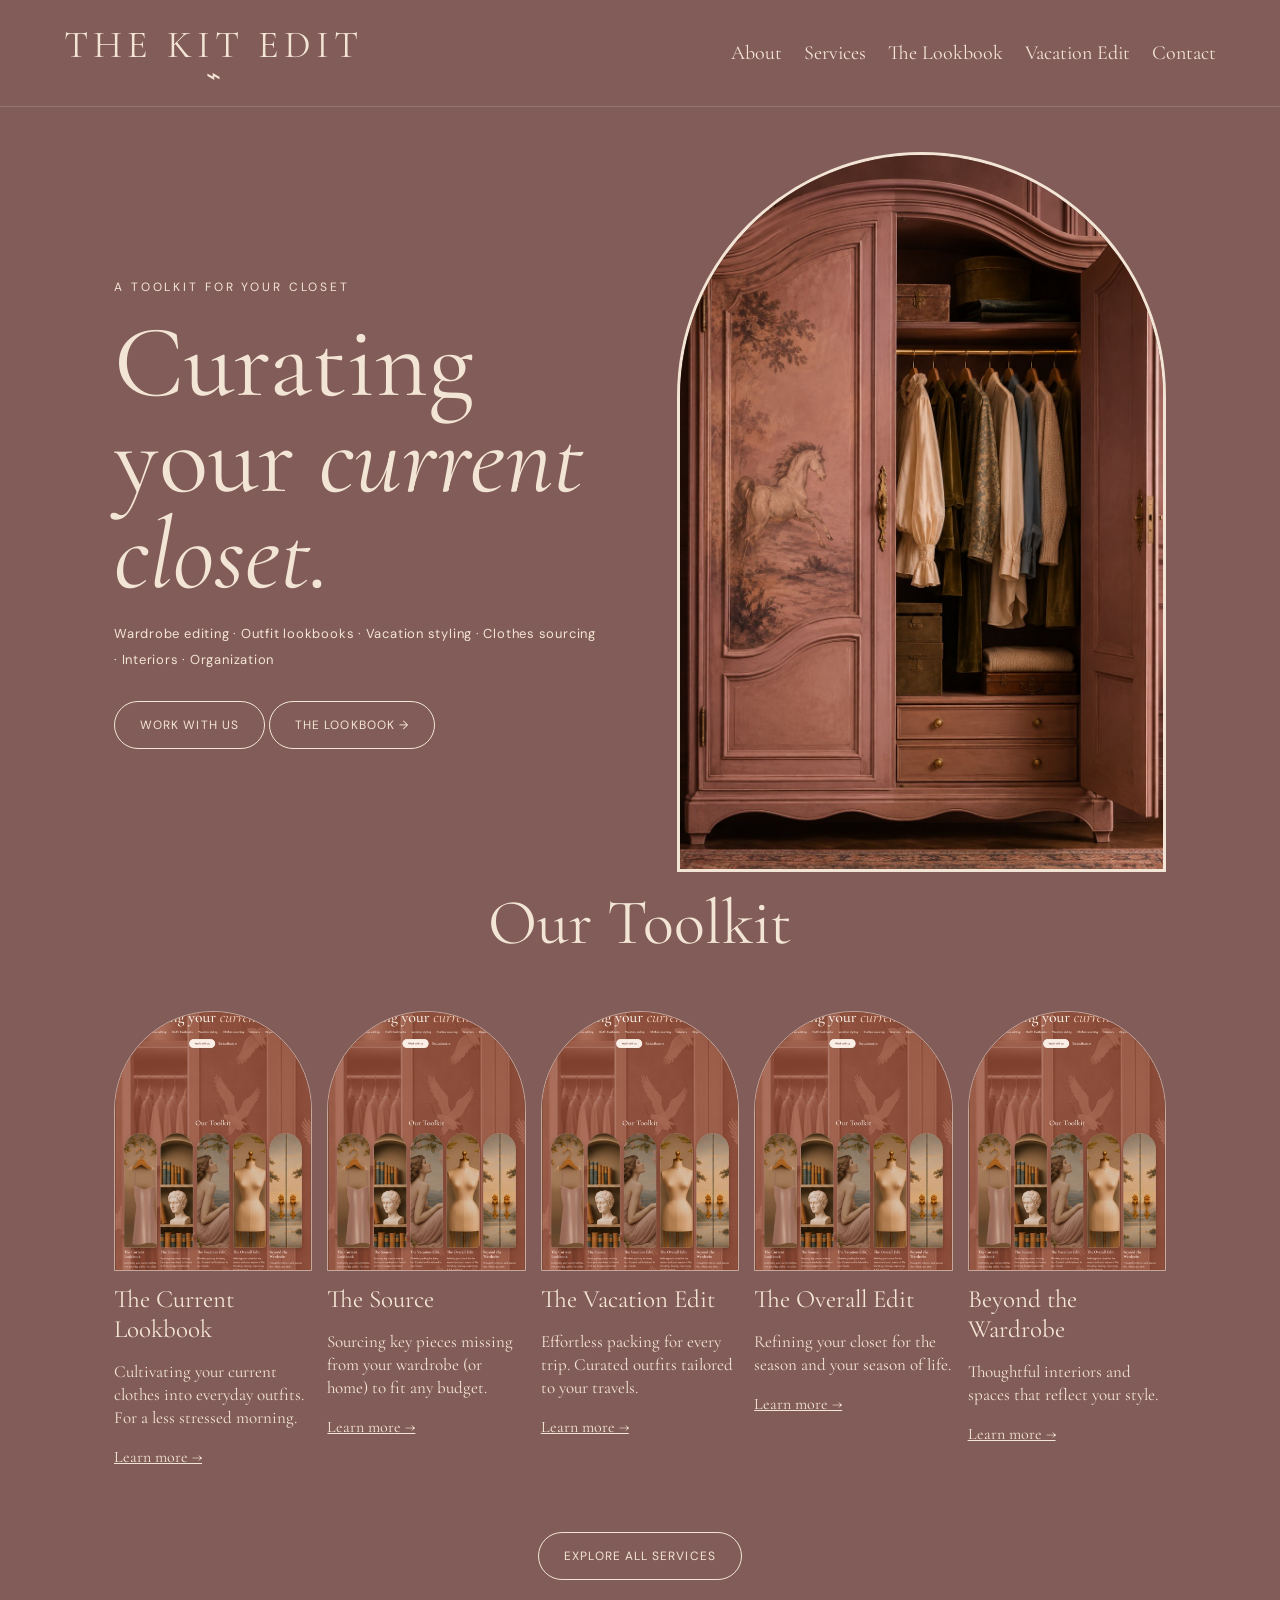
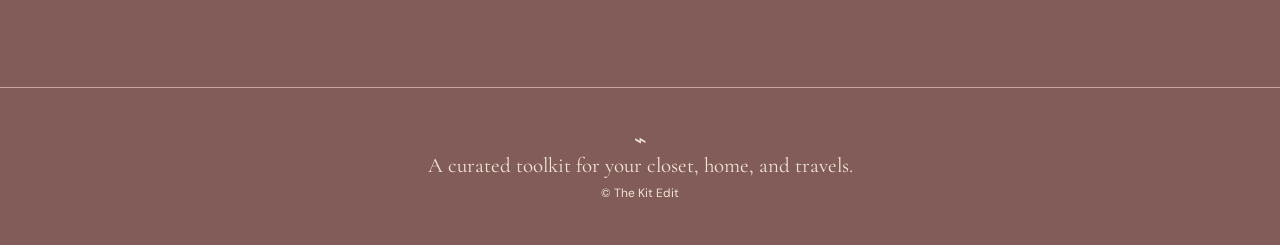
<file: index.html>
<!doctype html><html lang="en"><head><meta charset="utf-8"><meta name="viewport" content="width=device-width, initial-scale=1"><meta name="description" content="The Kit Edit — wardrobe editing, outfit lookbooks, vacation styling, clothes sourcing, interiors and organization."><title>The Kit Edit</title><link rel="stylesheet" href="style.css"></head><body><header><a class="brand" href="index.html">THE KIT EDIT<small>⌁</small></a><nav><a href="about.html">About</a><a href="services.html">Services</a><a href="lookbook.html">The Lookbook</a><a href="vacation.html">Vacation Edit</a><a href="contact.html">Contact</a></nav></header><main><section class="hero"><div><span class="eyebrow">A toolkit for your closet</span><h1>Curating your <em>current closet.</em></h1><p class="sub">Wardrobe editing · Outfit lookbooks · Vacation styling · Clothes sourcing · Interiors · Organization</p><a class="btn" href="contact.html">Work with us</a> <a class="btn" href="lookbook.html">The Lookbook →</a></div><img src="assets/wardrobe.jpg" alt="Dusty rose wardrobe with curated clothing and horse mural"></section><h2 class="center" id="toolkit">Our Toolkit</h2><section class="cards"><article class="card"><a href="lookbook.html"><img src="assets/homepage.jpg" style="object-position:10% center" alt="The Kit Edit approved homepage artwork"></a><h3>The Current Lookbook</h3><p>Cultivating your current clothes into everyday outfits. For a less stressed morning.</p><a href="lookbook.html">Learn more →</a></article><article class="card"><a href="services.html"><img src="assets/homepage.jpg" style="object-position:30% center" alt="The Kit Edit approved homepage artwork"></a><h3>The Source</h3><p>Sourcing key pieces missing from your wardrobe (or home) to fit any budget.</p><a href="services.html">Learn more →</a></article><article class="card"><a href="vacation.html"><img src="assets/homepage.jpg" style="object-position:50% center" alt="The Kit Edit approved homepage artwork"></a><h3>The Vacation Edit</h3><p>Effortless packing for every trip. Curated outfits tailored to your travels.</p><a href="vacation.html">Learn more →</a></article><article class="card"><a href="services.html"><img src="assets/homepage.jpg" style="object-position:70% center" alt="The Kit Edit approved homepage artwork"></a><h3>The Overall Edit</h3><p>Refining your closet for the season and your season of life.</p><a href="services.html">Learn more →</a></article><article class="card"><a href="services.html"><img src="assets/homepage.jpg" style="object-position:90% center" alt="The Kit Edit approved homepage artwork"></a><h3>Beyond the Wardrobe</h3><p>Thoughtful interiors and spaces that reflect your style.</p><a href="services.html">Learn more →</a></article></section><p class="center"><a class="btn" href="services.html">Explore all services</a></p></main><footer>⌁<br>A curated toolkit for your closet, home, and travels.<br><span class="small">© The Kit Edit</span></footer></body></html>
</file>
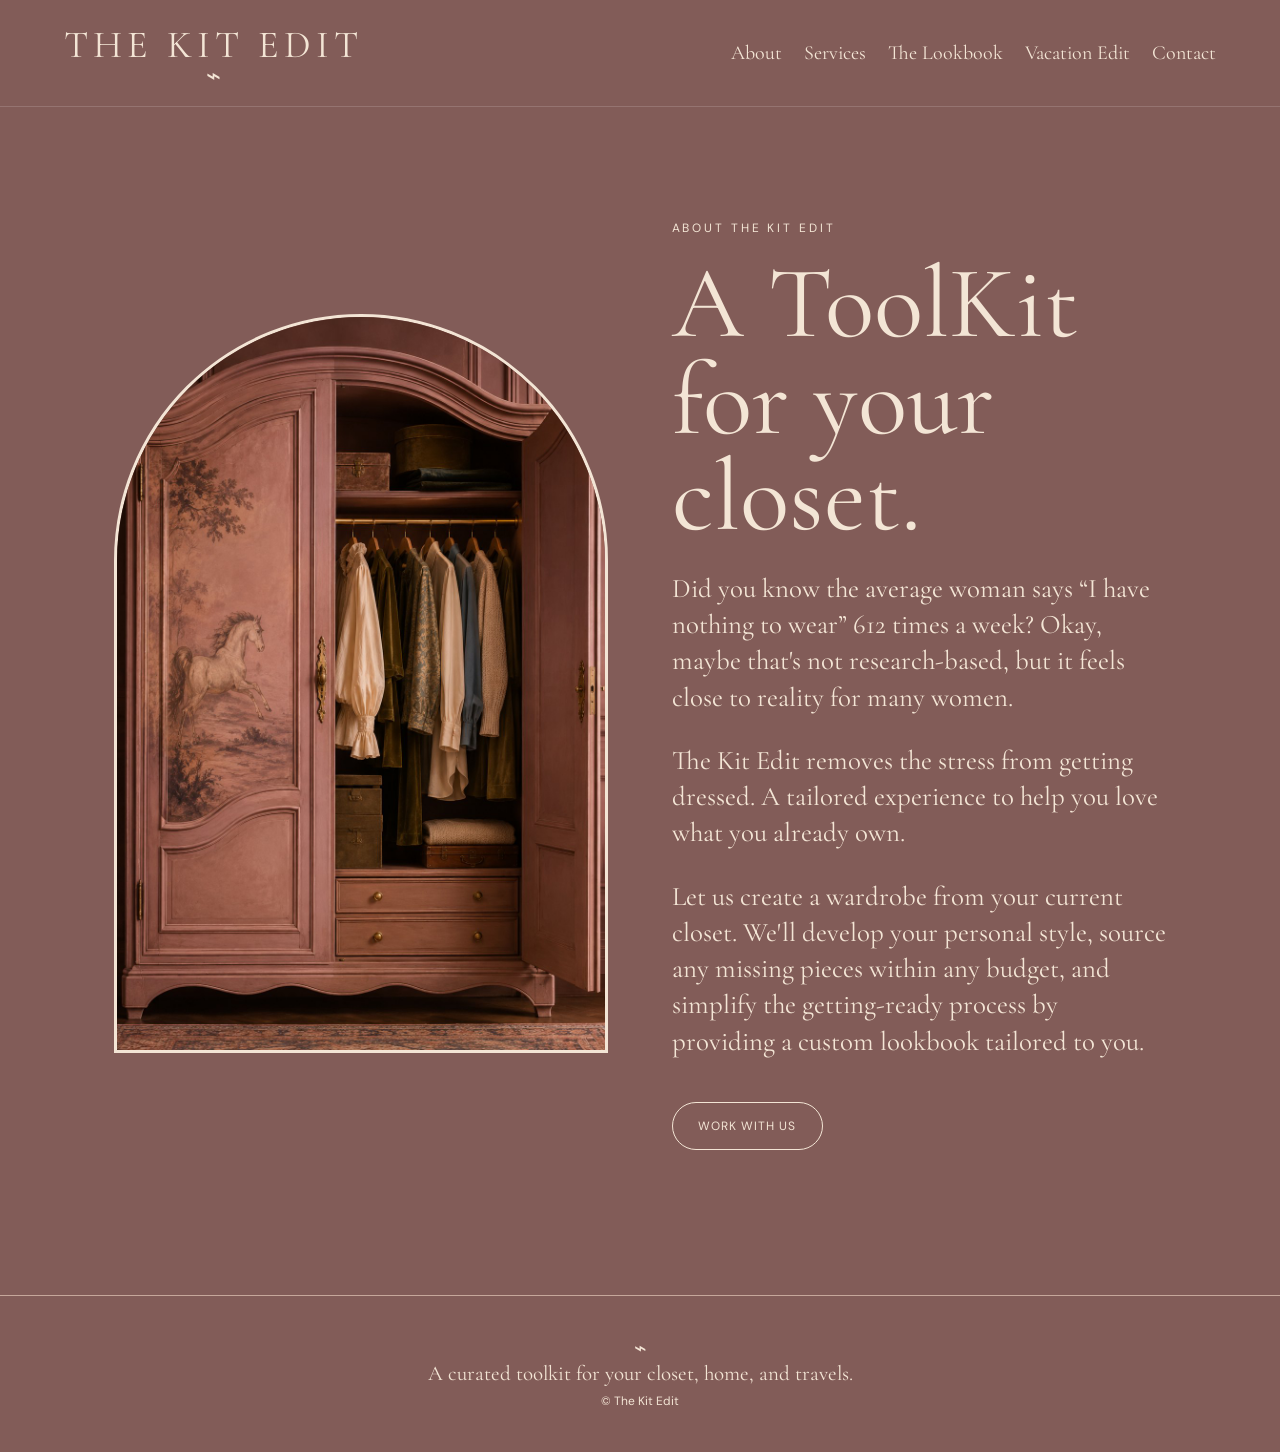
<file: about.html>
<!doctype html><html lang="en"><head><meta charset="utf-8"><meta name="viewport" content="width=device-width, initial-scale=1"><meta name="description" content="The Kit Edit — wardrobe editing, outfit lookbooks, vacation styling, clothes sourcing, interiors and organization."><title>About | The Kit Edit</title><link rel="stylesheet" href="style.css"></head><body><header><a class="brand" href="index.html">THE KIT EDIT<small>⌁</small></a><nav><a href="about.html">About</a><a href="services.html">Services</a><a href="lookbook.html">The Lookbook</a><a href="vacation.html">Vacation Edit</a><a href="contact.html">Contact</a></nav></header><main><section class="feature"><img src="assets/wardrobe.jpg" alt="Pink wardrobe with horse artwork"><div><span class="eyebrow">About The Kit Edit</span><h1>A ToolKit for your closet.</h1><p>Did you know the average woman says “I have nothing to wear” 612 times a week? Okay, maybe that's not research-based, but it feels close to reality for many women.</p><p>The Kit Edit removes the stress from getting dressed. A tailored experience to help you love what you already own.</p><p>Let us create a wardrobe from your current closet. We'll develop your personal style, source any missing pieces within any budget, and simplify the getting-ready process by providing a custom lookbook tailored to you.</p><a class="btn" href="contact.html">Work with us</a></div></section></main><footer>⌁<br>A curated toolkit for your closet, home, and travels.<br><span class="small">© The Kit Edit</span></footer></body></html>
</file>
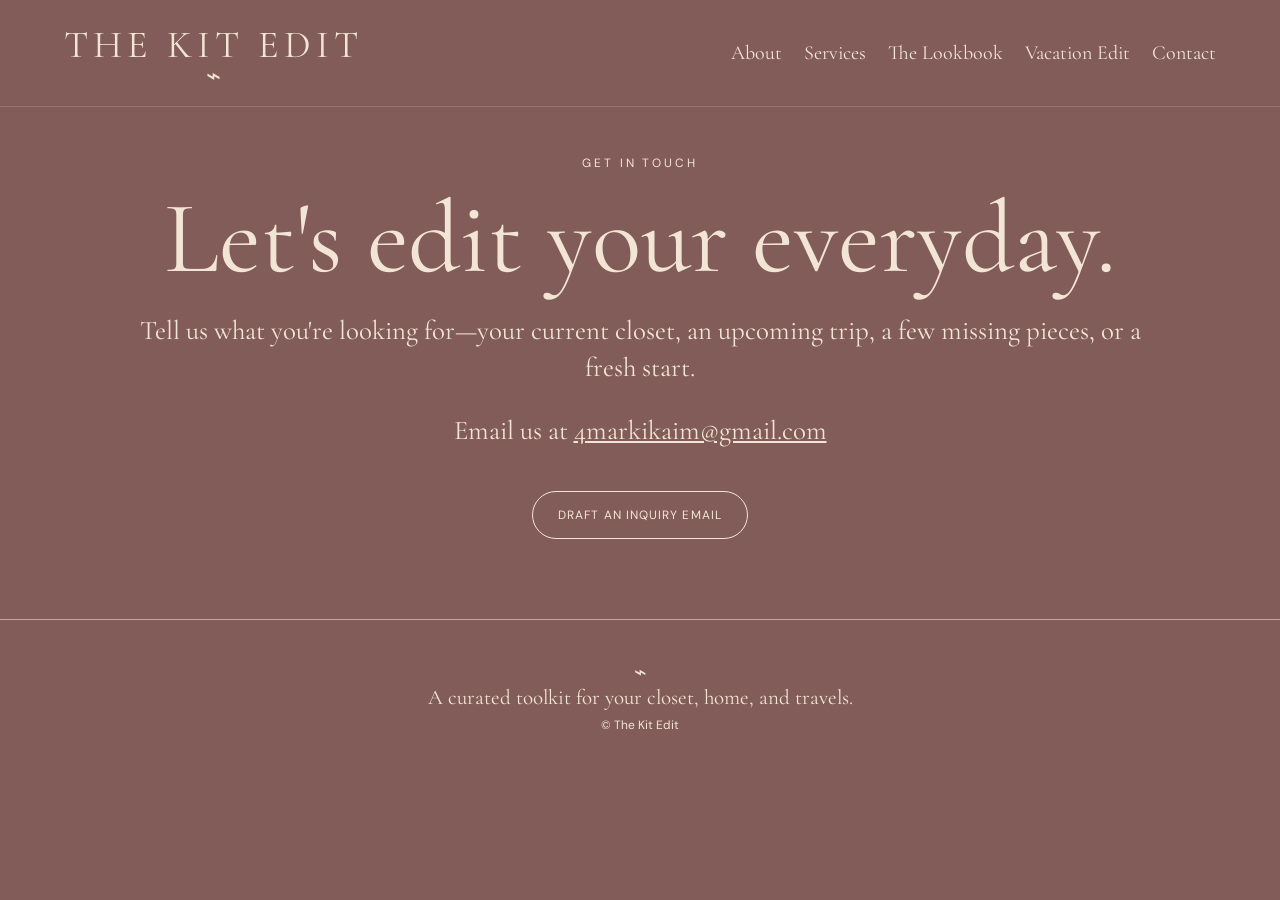
<file: contact.html>
<!doctype html><html lang="en"><head><meta charset="utf-8"><meta name="viewport" content="width=device-width, initial-scale=1"><meta name="description" content="The Kit Edit — wardrobe editing, outfit lookbooks, vacation styling, clothes sourcing, interiors and organization."><title>Contact | The Kit Edit</title><link rel="stylesheet" href="style.css"></head><body><header><a class="brand" href="index.html">THE KIT EDIT<small>⌁</small></a><nav><a href="about.html">About</a><a href="services.html">Services</a><a href="lookbook.html">The Lookbook</a><a href="vacation.html">Vacation Edit</a><a href="contact.html">Contact</a></nav></header><main><div class="center"><span class="eyebrow">Get in touch</span><h1>Let's edit your everyday.</h1><p>Tell us what you're looking for—your current closet, an upcoming trip, a few missing pieces, or a fresh start.</p><p>Email us at <a href="mailto:4markikaim@gmail.com">4markikaim@gmail.com</a></p><a class="btn" href="mailto:4markikaim@gmail.com?subject=The%20Kit%20Edit%20Inquiry">Draft an inquiry email</a></div></main><footer>⌁<br>A curated toolkit for your closet, home, and travels.<br><span class="small">© The Kit Edit</span></footer></body></html>
</file>
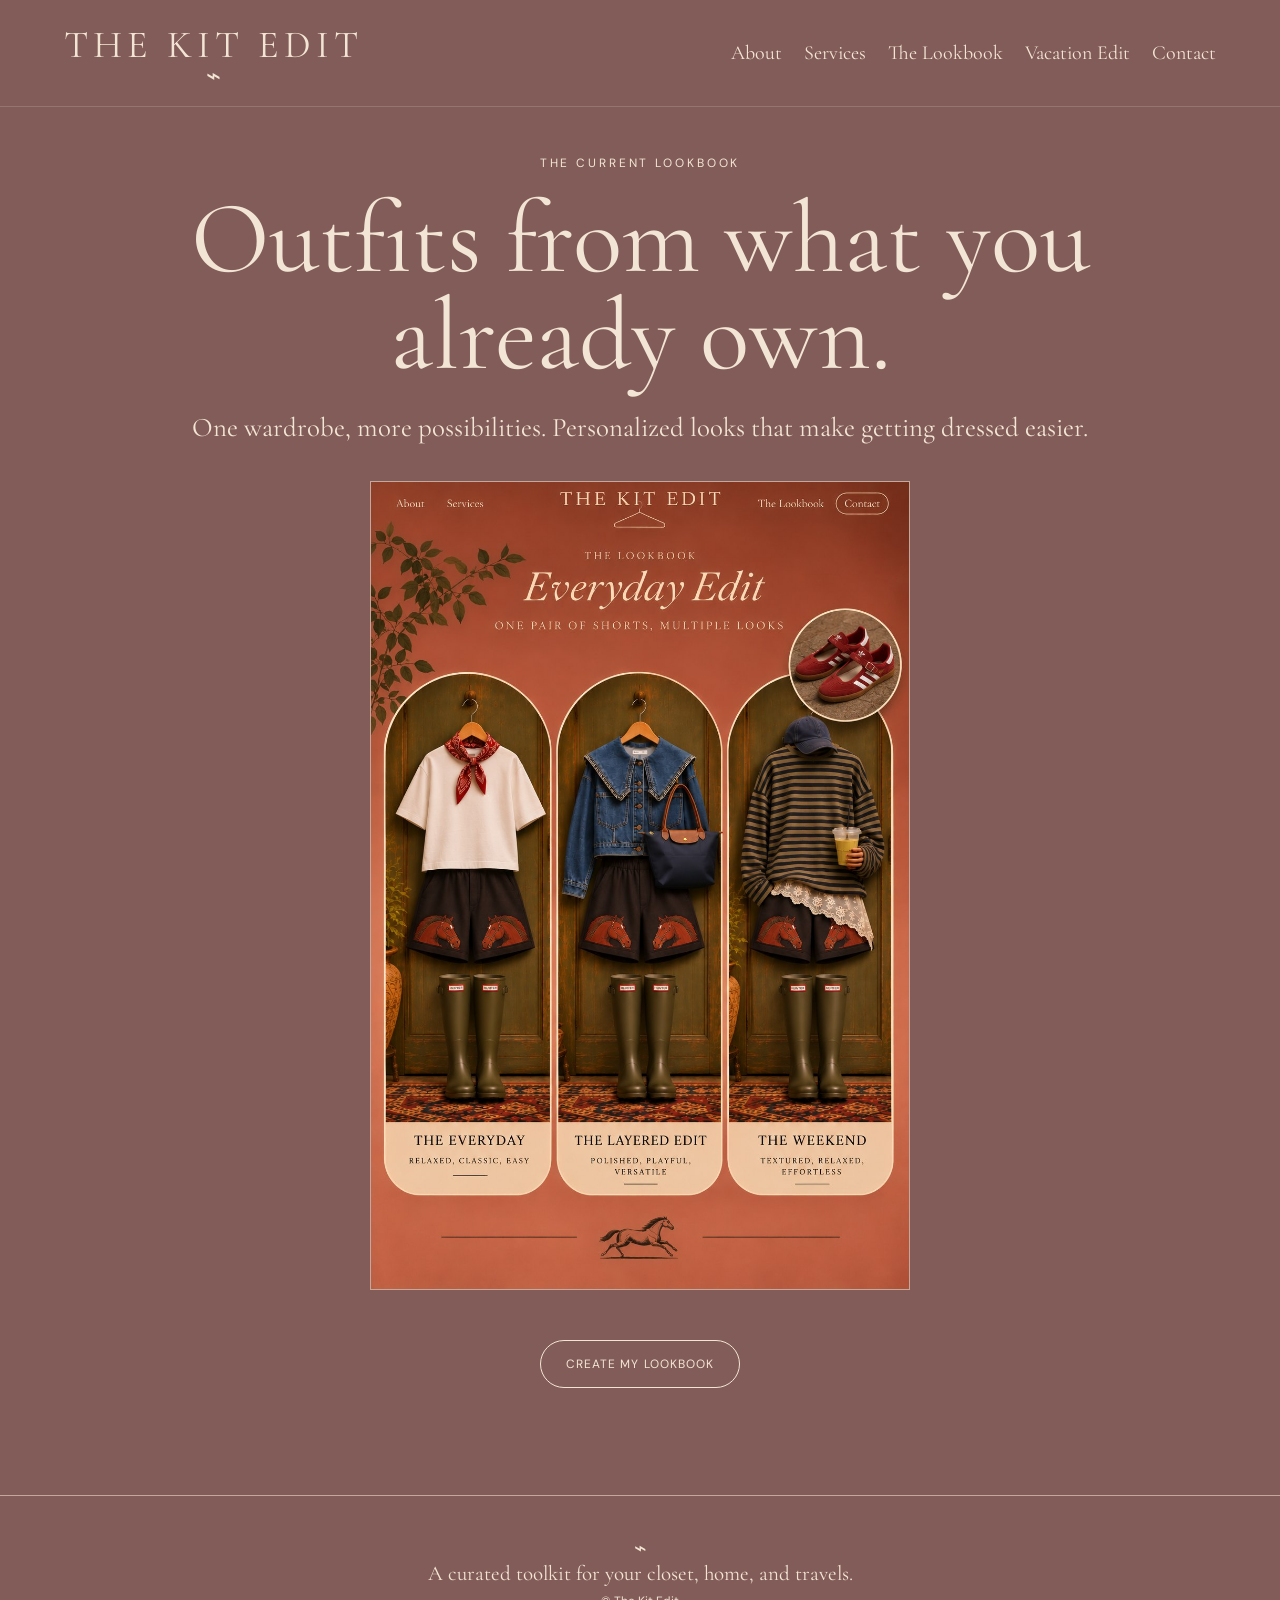
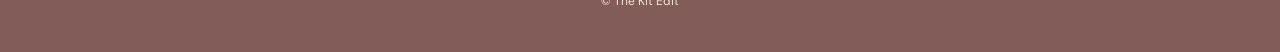
<file: lookbook.html>
<!doctype html><html lang="en"><head><meta charset="utf-8"><meta name="viewport" content="width=device-width, initial-scale=1"><meta name="description" content="The Kit Edit — wardrobe editing, outfit lookbooks, vacation styling, clothes sourcing, interiors and organization."><title>The Lookbook | The Kit Edit</title><link rel="stylesheet" href="style.css"></head><body><header><a class="brand" href="index.html">THE KIT EDIT<small>⌁</small></a><nav><a href="about.html">About</a><a href="services.html">Services</a><a href="lookbook.html">The Lookbook</a><a href="vacation.html">Vacation Edit</a><a href="contact.html">Contact</a></nav></header><main><div class="center"><span class="eyebrow">The Current Lookbook</span><h1>Outfits from what you already own.</h1><p>One wardrobe, more possibilities. Personalized looks that make getting dressed easier.</p></div><img class="preview" src="assets/lookbook.jpg" alt="Approved three-arch outfit lookbook template"><p class="center"><a class="btn" href="contact.html">Create my lookbook</a></p></main><footer>⌁<br>A curated toolkit for your closet, home, and travels.<br><span class="small">© The Kit Edit</span></footer></body></html>
</file>
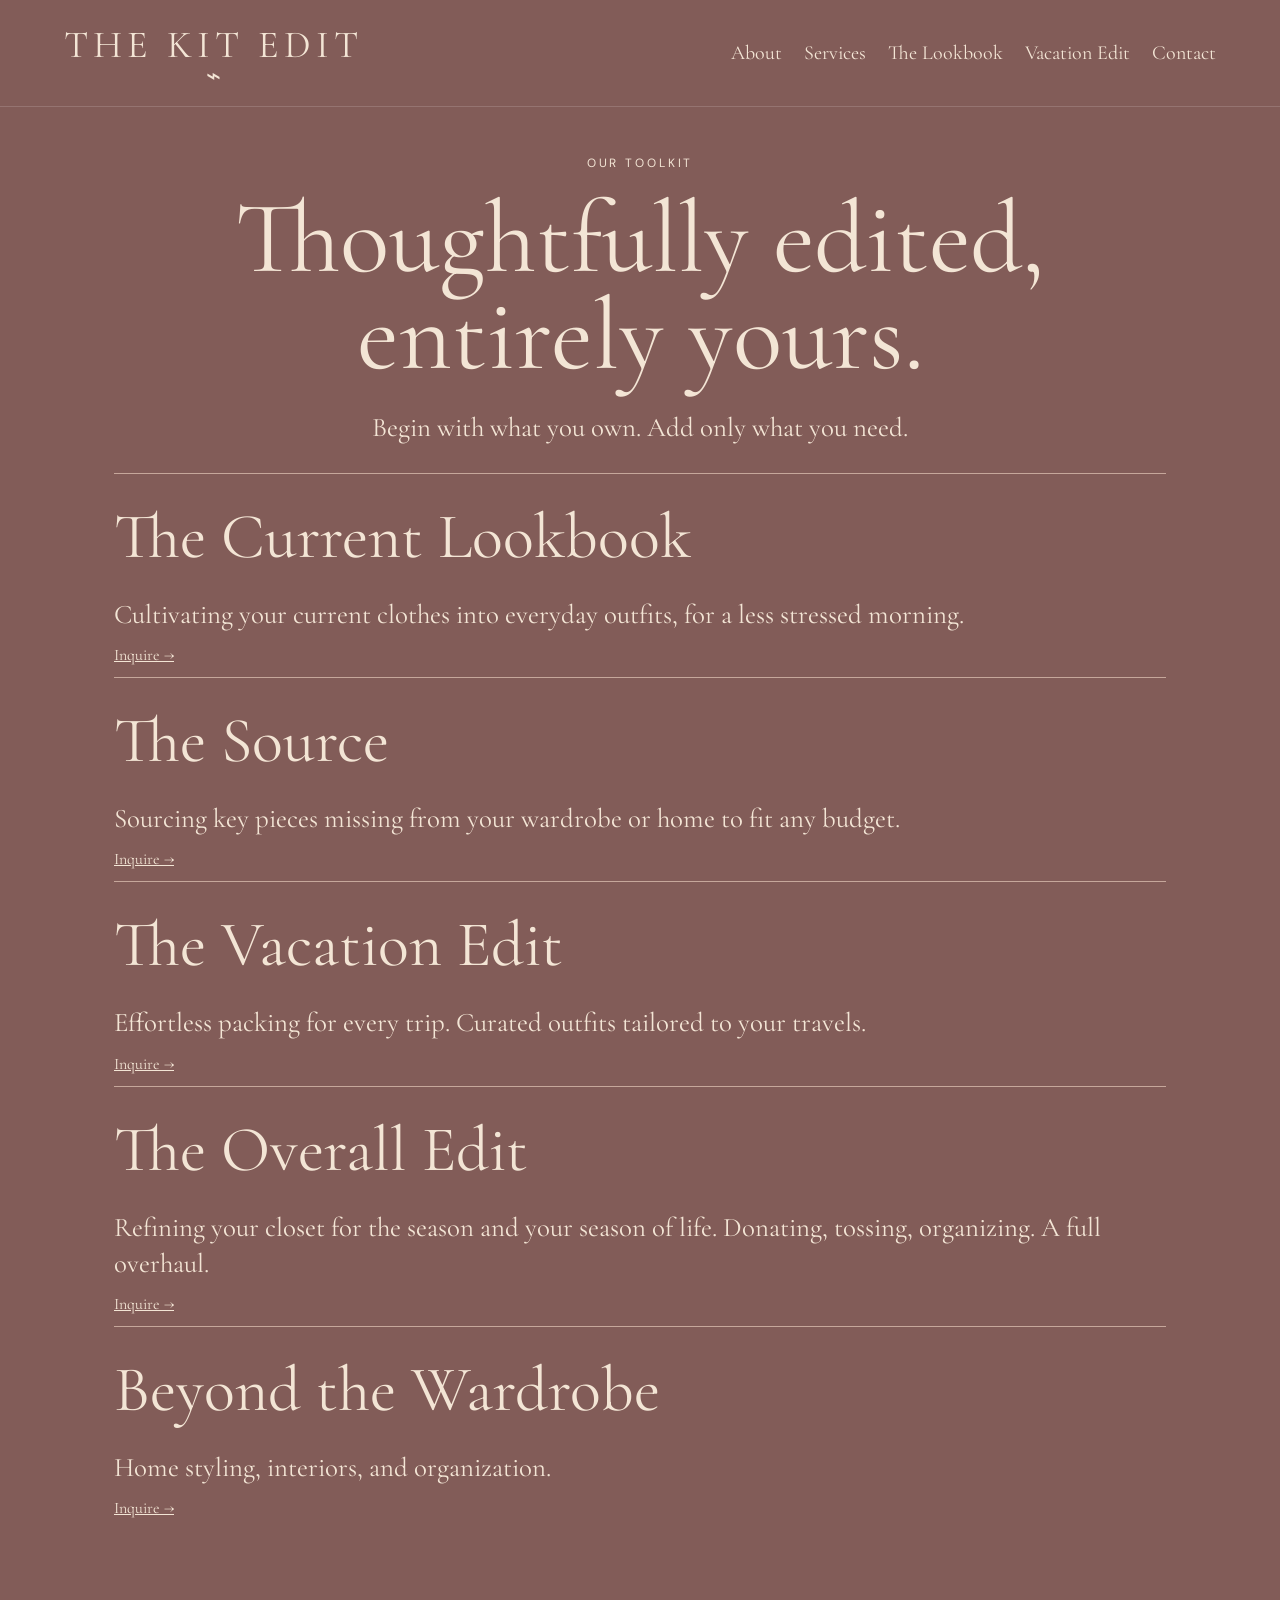
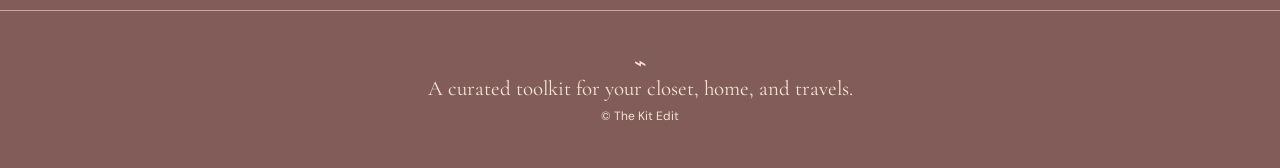
<file: services.html>
<!doctype html><html lang="en"><head><meta charset="utf-8"><meta name="viewport" content="width=device-width, initial-scale=1"><meta name="description" content="The Kit Edit — wardrobe editing, outfit lookbooks, vacation styling, clothes sourcing, interiors and organization."><title>Services | The Kit Edit</title><link rel="stylesheet" href="style.css"></head><body><header><a class="brand" href="index.html">THE KIT EDIT<small>⌁</small></a><nav><a href="about.html">About</a><a href="services.html">Services</a><a href="lookbook.html">The Lookbook</a><a href="vacation.html">Vacation Edit</a><a href="contact.html">Contact</a></nav></header><main><div class="center"><span class="eyebrow">Our Toolkit</span><h1>Thoughtfully edited, entirely yours.</h1><p>Begin with what you own. Add only what you need.</p></div><div class="service"><h2>The Current Lookbook</h2><p>Cultivating your current clothes into everyday outfits, for a less stressed morning.</p><a href="contact.html">Inquire →</a></div><div class="service"><h2>The Source</h2><p>Sourcing key pieces missing from your wardrobe or home to fit any budget.</p><a href="contact.html">Inquire →</a></div><div class="service"><h2>The Vacation Edit</h2><p>Effortless packing for every trip. Curated outfits tailored to your travels.</p><a href="contact.html">Inquire →</a></div><div class="service"><h2>The Overall Edit</h2><p>Refining your closet for the season and your season of life. Donating, tossing, organizing. A full overhaul.</p><a href="contact.html">Inquire →</a></div><div class="service"><h2>Beyond the Wardrobe</h2><p>Home styling, interiors, and organization.</p><a href="contact.html">Inquire →</a></div></main><footer>⌁<br>A curated toolkit for your closet, home, and travels.<br><span class="small">© The Kit Edit</span></footer></body></html>
</file>
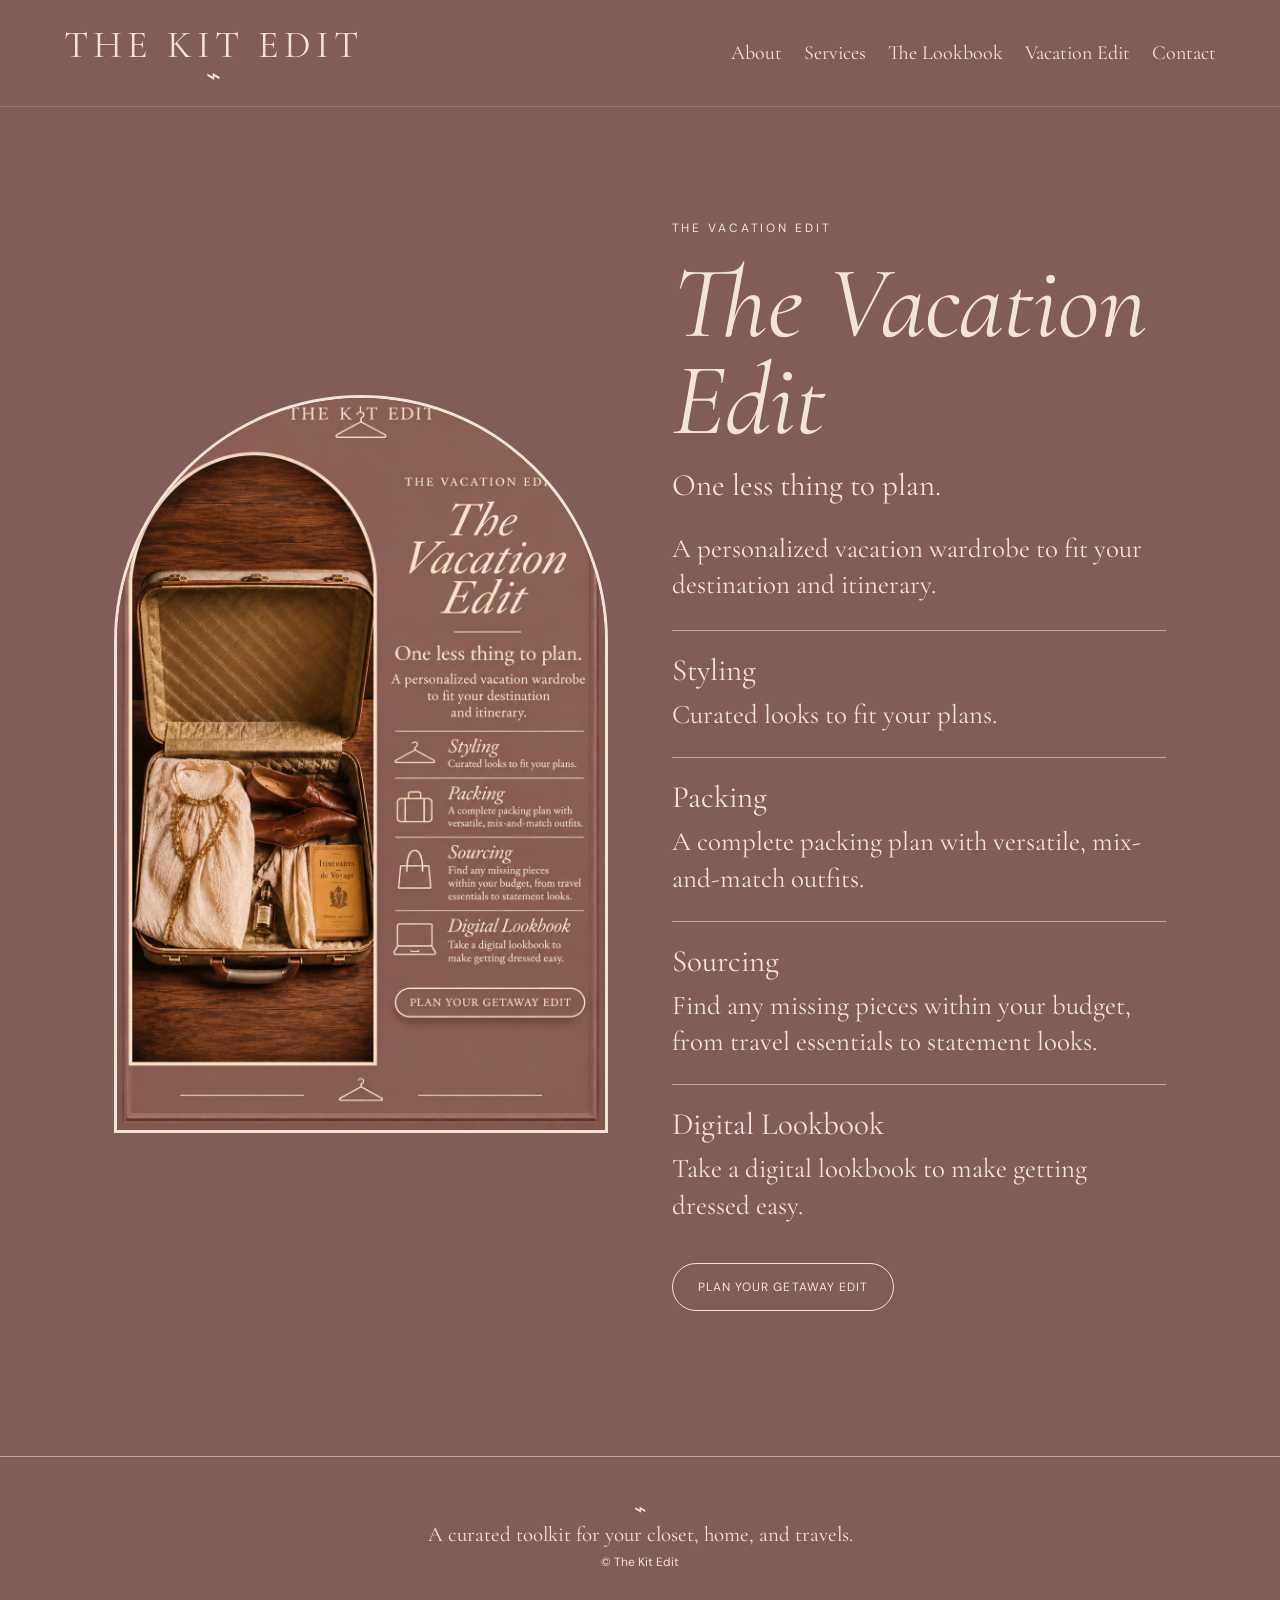
<file: vacation.html>
<!doctype html><html lang="en"><head><meta charset="utf-8"><meta name="viewport" content="width=device-width, initial-scale=1"><meta name="description" content="The Kit Edit — wardrobe editing, outfit lookbooks, vacation styling, clothes sourcing, interiors and organization."><title>The Vacation Edit | The Kit Edit</title><link rel="stylesheet" href="style.css"></head><body><header><a class="brand" href="index.html">THE KIT EDIT<small>⌁</small></a><nav><a href="about.html">About</a><a href="services.html">Services</a><a href="lookbook.html">The Lookbook</a><a href="vacation.html">Vacation Edit</a><a href="contact.html">Contact</a></nav></header><main><section class="feature"><img src="assets/vacation.jpg" alt="Approved Vacation Edit page with vintage packed suitcase"><div><span class="eyebrow">The Vacation Edit</span><h1><em>The Vacation Edit</em></h1><h3>One less thing to plan.</h3><p>A personalized vacation wardrobe to fit your destination and itinerary.</p><div class="service"><h3>Styling</h3><p>Curated looks to fit your plans.</p></div><div class="service"><h3>Packing</h3><p>A complete packing plan with versatile, mix-and-match outfits.</p></div><div class="service"><h3>Sourcing</h3><p>Find any missing pieces within your budget, from travel essentials to statement looks.</p></div><div class="service"><h3>Digital Lookbook</h3><p>Take a digital lookbook to make getting dressed easy.</p></div><a class="btn" href="contact.html">Plan your getaway edit</a></div></section></main><footer>⌁<br>A curated toolkit for your closet, home, and travels.<br><span class="small">© The Kit Edit</span></footer></body></html>
</file>
<file: style.css>
@import url('https://fonts.googleapis.com/css2?family=Cormorant+Garamond:ital,wght@0,400;0,500;1,400&family=DM+Sans:wght@400;500&display=swap');:root{--rose:#825c58;--light:#f3e5d5;--line:#c6a79b}*{box-sizing:border-box}html{scroll-behavior:smooth}body{margin:0;background:var(--rose);color:var(--light);font-family:'Cormorant Garamond',Georgia,serif}a{color:inherit}header{display:flex;align-items:center;justify-content:space-between;gap:18px;padding:22px 5%;border-bottom:1px solid #ffffff26}header nav{display:flex;gap:22px;flex-wrap:wrap}header a{text-decoration:none}header nav a{font-size:20px}.brand{text-align:center;font-size:clamp(25px,3vw,43px);letter-spacing:.13em;white-space:nowrap}.brand small{display:block;font-size:25px;line-height:.65;letter-spacing:0}main{max-width:1180px;margin:auto;padding:45px 5% 80px}h1{font-weight:400;font-size:clamp(56px,8vw,105px);line-height:.94;margin:18px 0}h2{font-size:clamp(36px,5vw,64px);font-weight:400;margin:12px 0 22px}h3{font-size:31px;font-weight:400;margin:8px 0}p{font-size:clamp(20px,2.1vw,27px);line-height:1.35} .eyebrow{font:12px 'DM Sans',sans-serif;letter-spacing:.24em;text-transform:uppercase}.hero{display:grid;grid-template-columns:1fr 1fr;gap:7%;align-items:center;min-height:620px}.hero img,.feature img{width:100%;object-fit:cover;border:3px solid var(--light);border-radius:260px 260px 0 0}.hero img{max-height:720px}.btn{display:inline-block;border:1px solid var(--light);border-radius:50px;padding:15px 25px;text-decoration:none;font:12px 'DM Sans',sans-serif;letter-spacing:.09em;text-transform:uppercase;margin-top:15px}.btn:hover{background:var(--light);color:var(--rose)}.sub{font:13px 'DM Sans',sans-serif;line-height:2;letter-spacing:.06em}.cards{display:grid;grid-template-columns:repeat(5,1fr);gap:15px;margin:50px 0}.card img{width:100%;height:260px;object-fit:cover;border-radius:130px 130px 0 0;border:1px solid var(--line)}.card p{font-size:17px}.card h3{font-size:25px}.center{text-align:center}.feature{display:grid;grid-template-columns:1fr 1fr;gap:6%;align-items:center;margin:65px 0}.feature img{max-height:900px}.rule{border:0;border-top:1px solid var(--line);margin:30px 0}.service{border-top:1px solid var(--line);padding:12px 0}.service p{margin:4px 0 12px}.preview{width:100%;max-width:540px;display:block;margin:35px auto;border:1px solid var(--line)}footer{text-align:center;border-top:1px solid var(--line);padding:40px 15px;font-size:21px}.small{font:12px 'DM Sans',sans-serif;line-height:1.8}.gallery{display:grid;grid-template-columns:repeat(2,1fr);gap:35px}.gallery img{width:100%;border:1px solid var(--line)}@media(max-width:800px){header{flex-direction:column}header nav{justify-content:center}.hero,.feature{grid-template-columns:1fr}.hero img{max-height:500px}.cards{grid-template-columns:repeat(2,1fr)}.gallery{grid-template-columns:1fr}}
</file>
